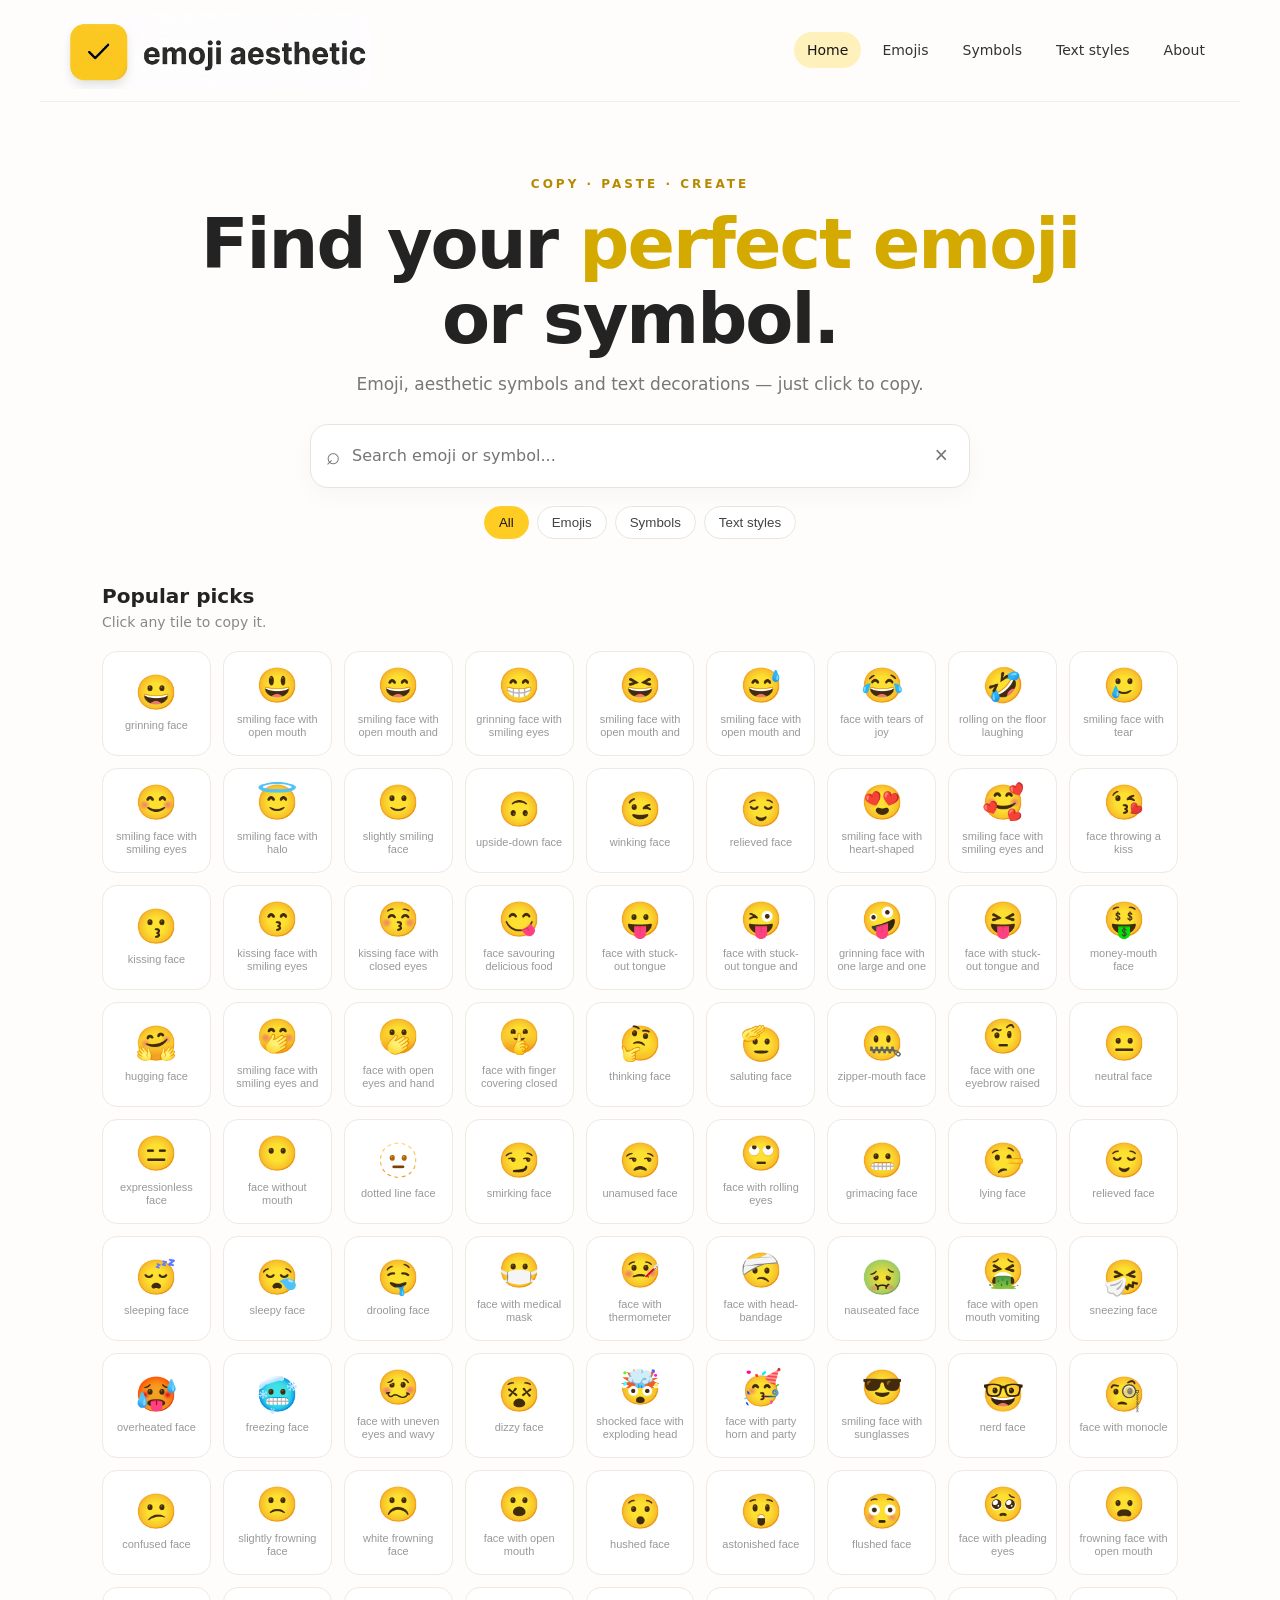
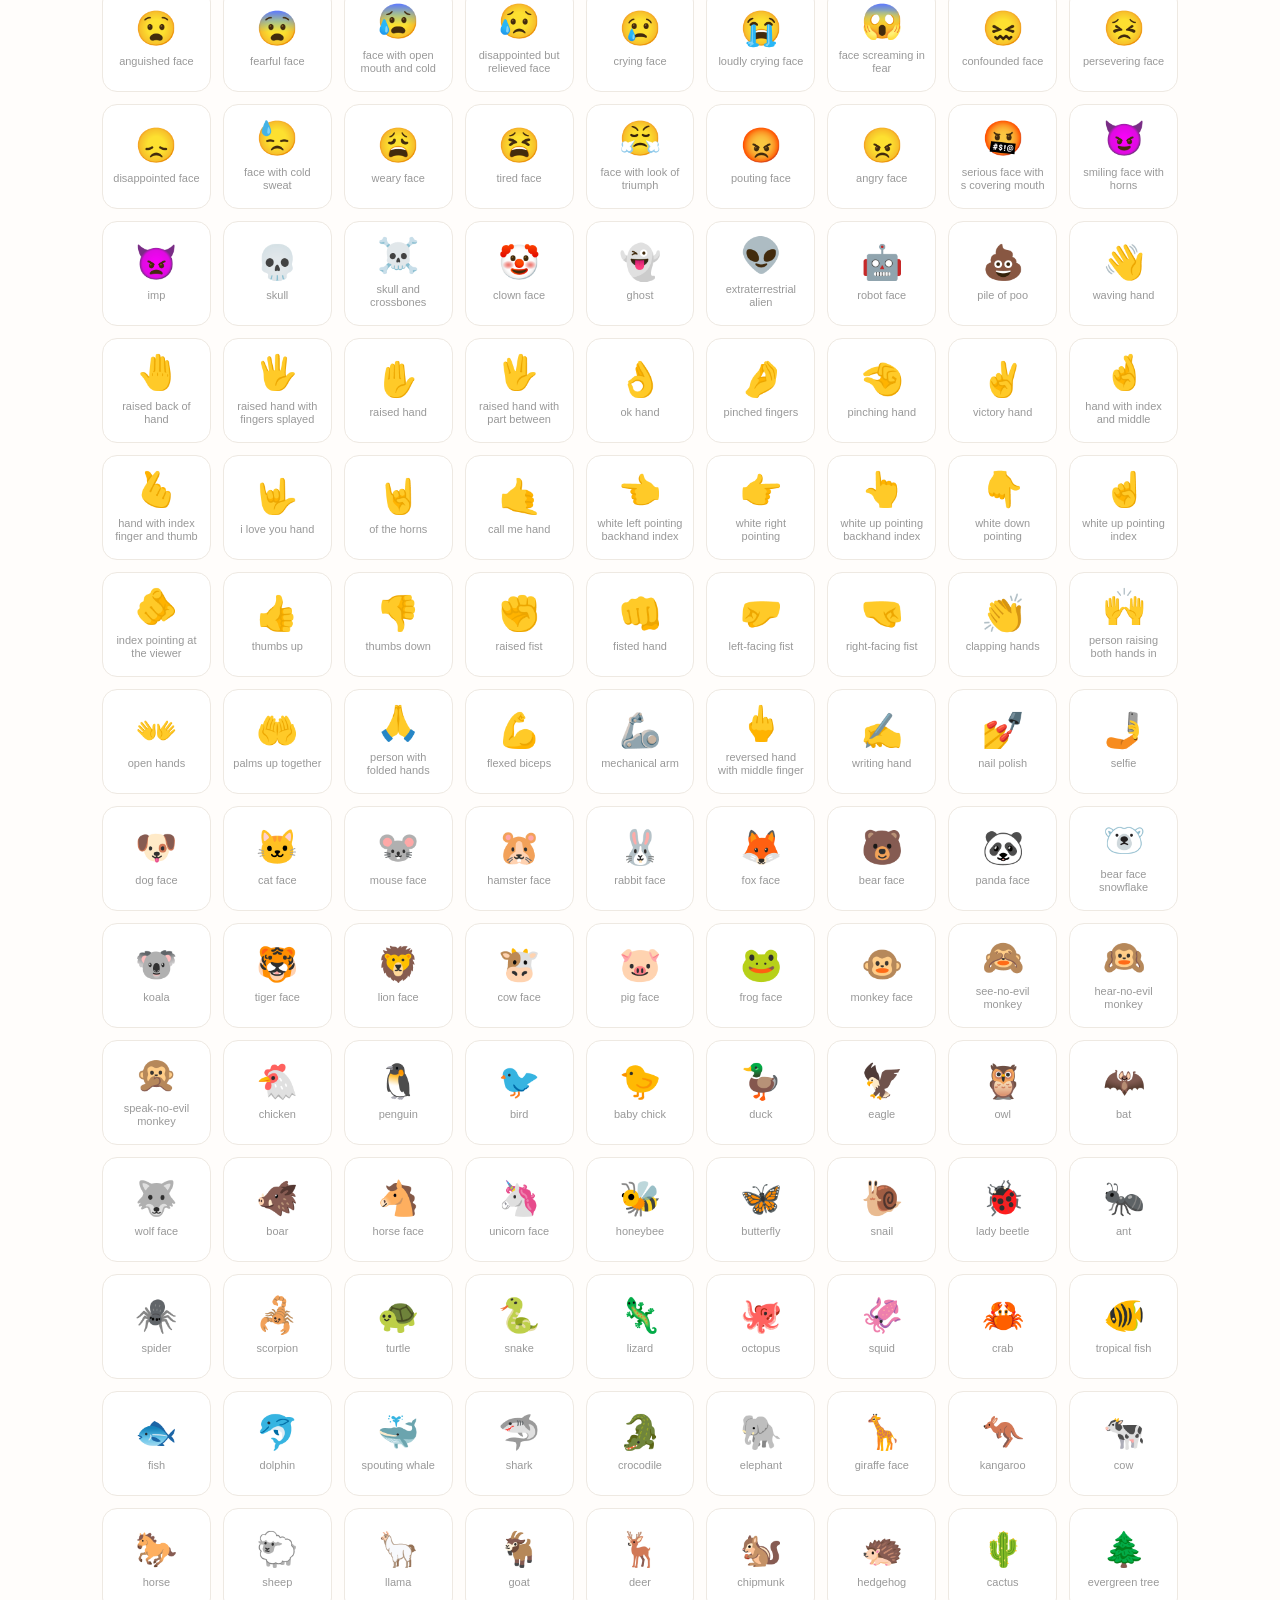
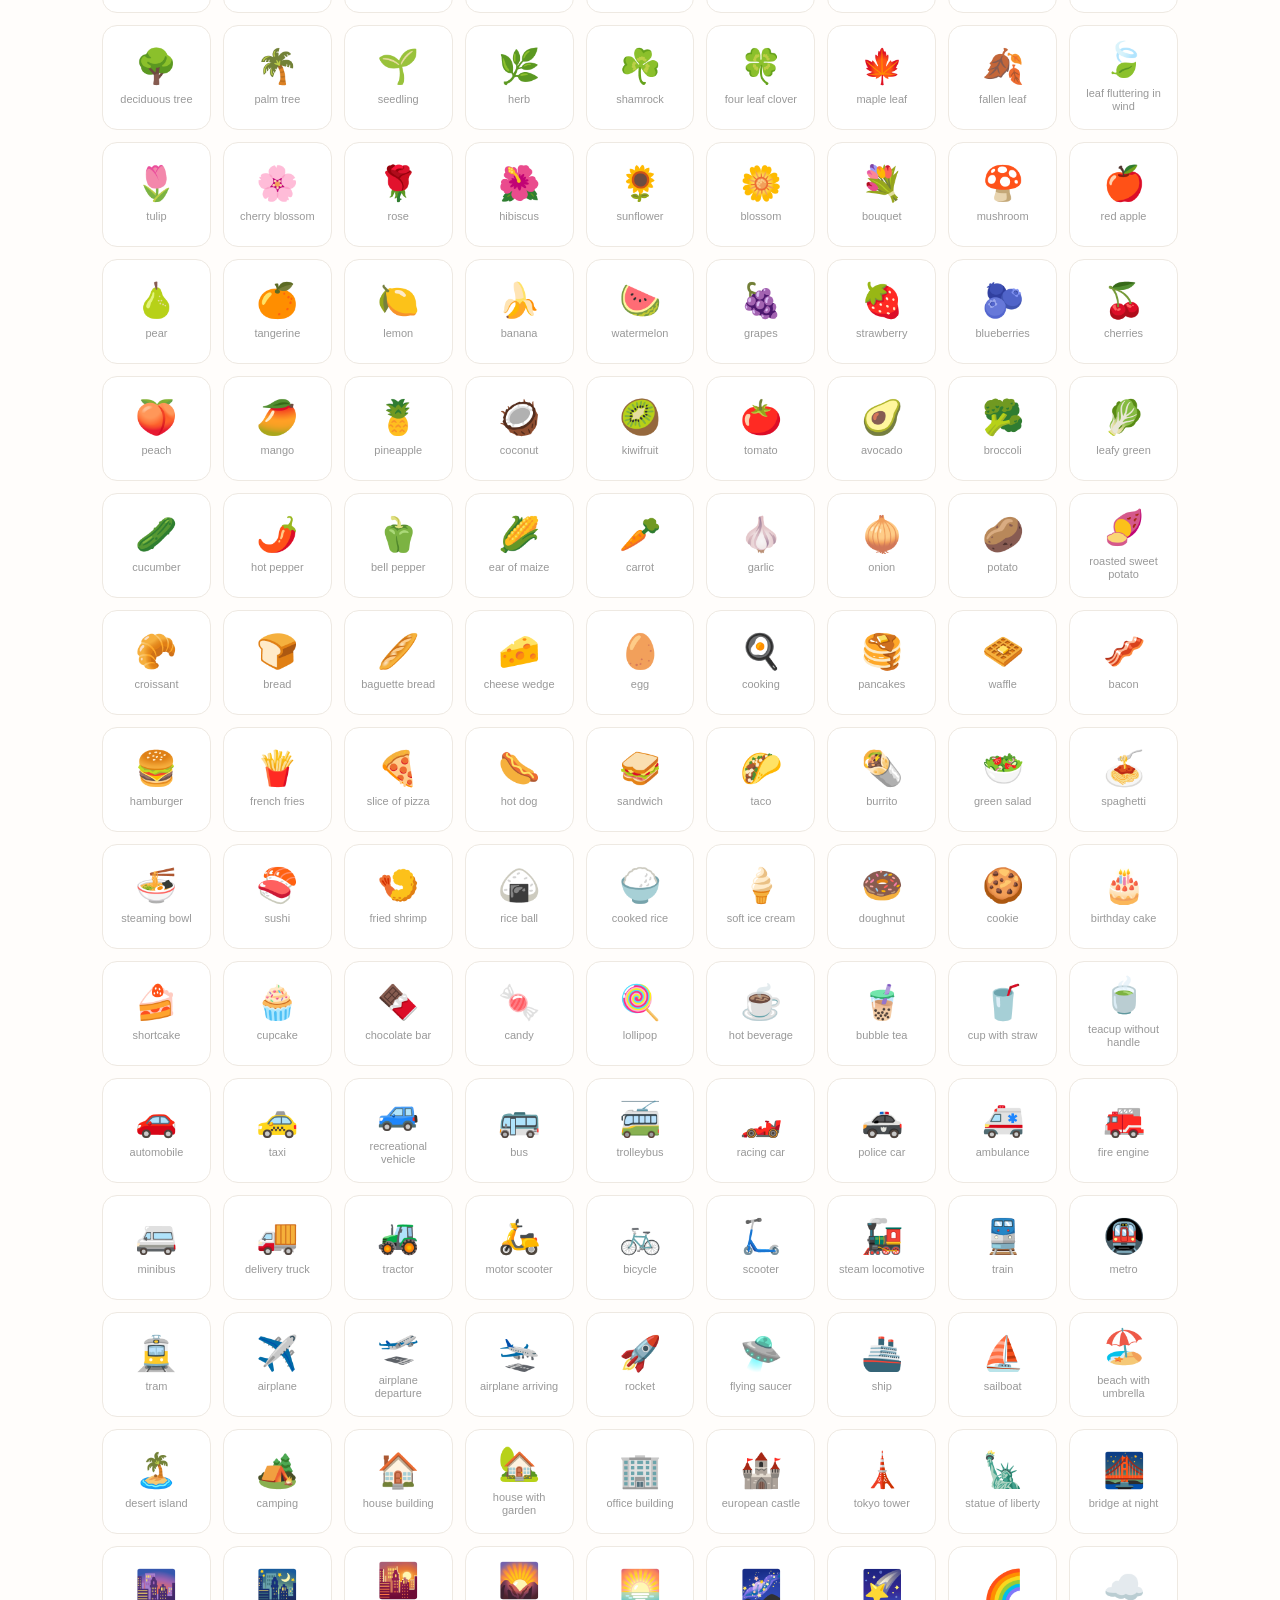
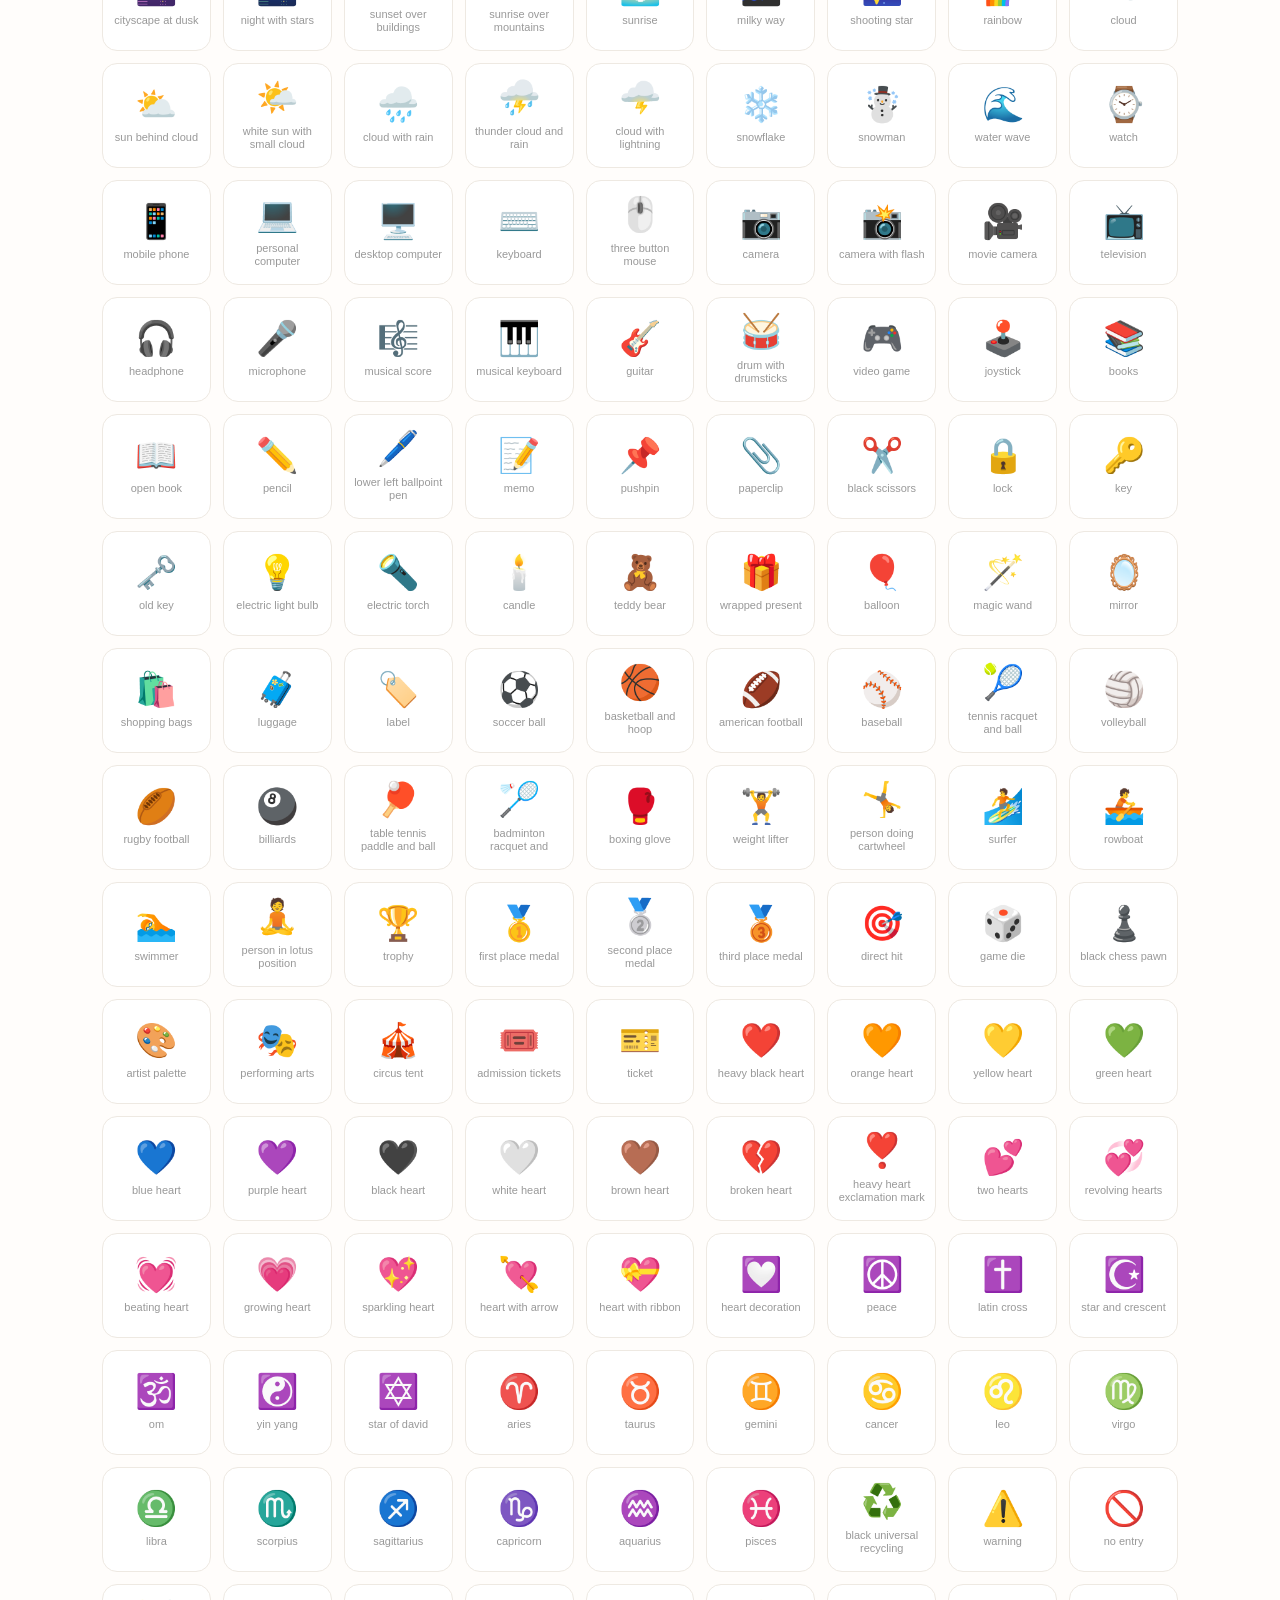
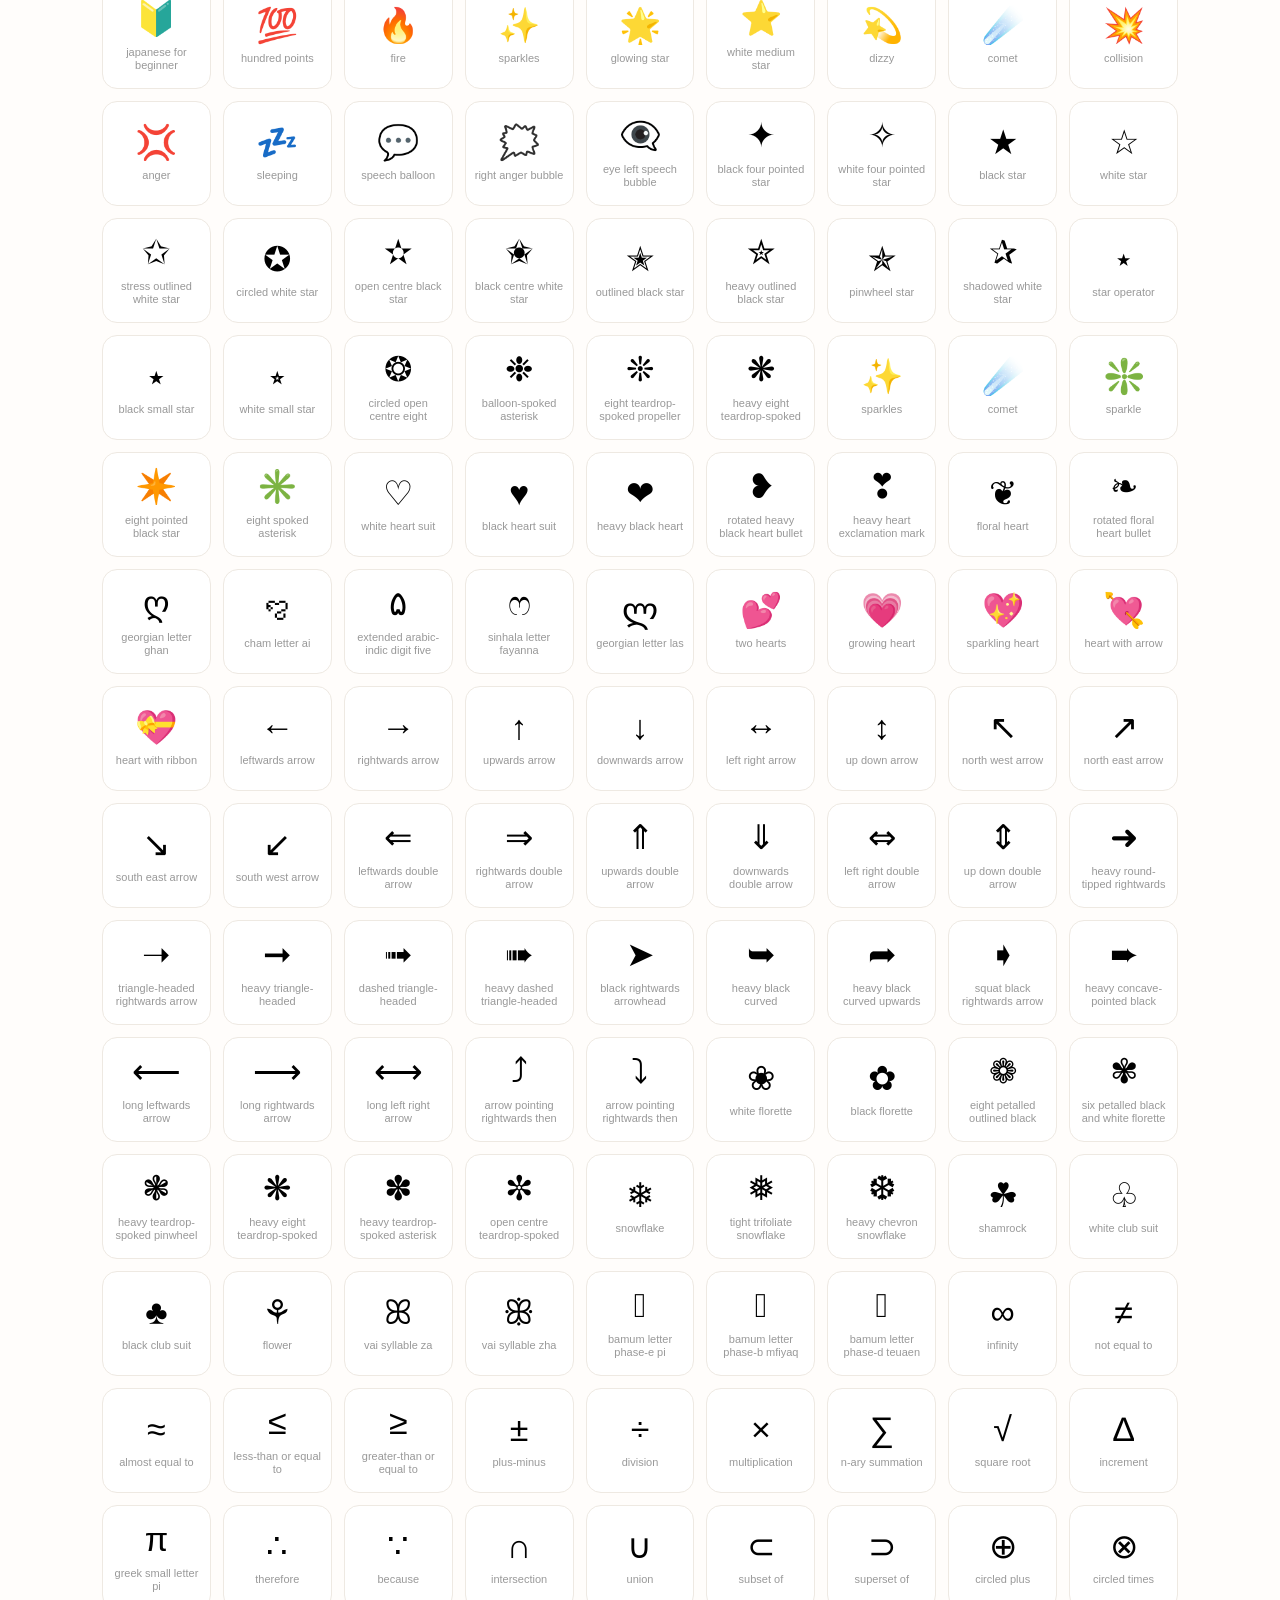
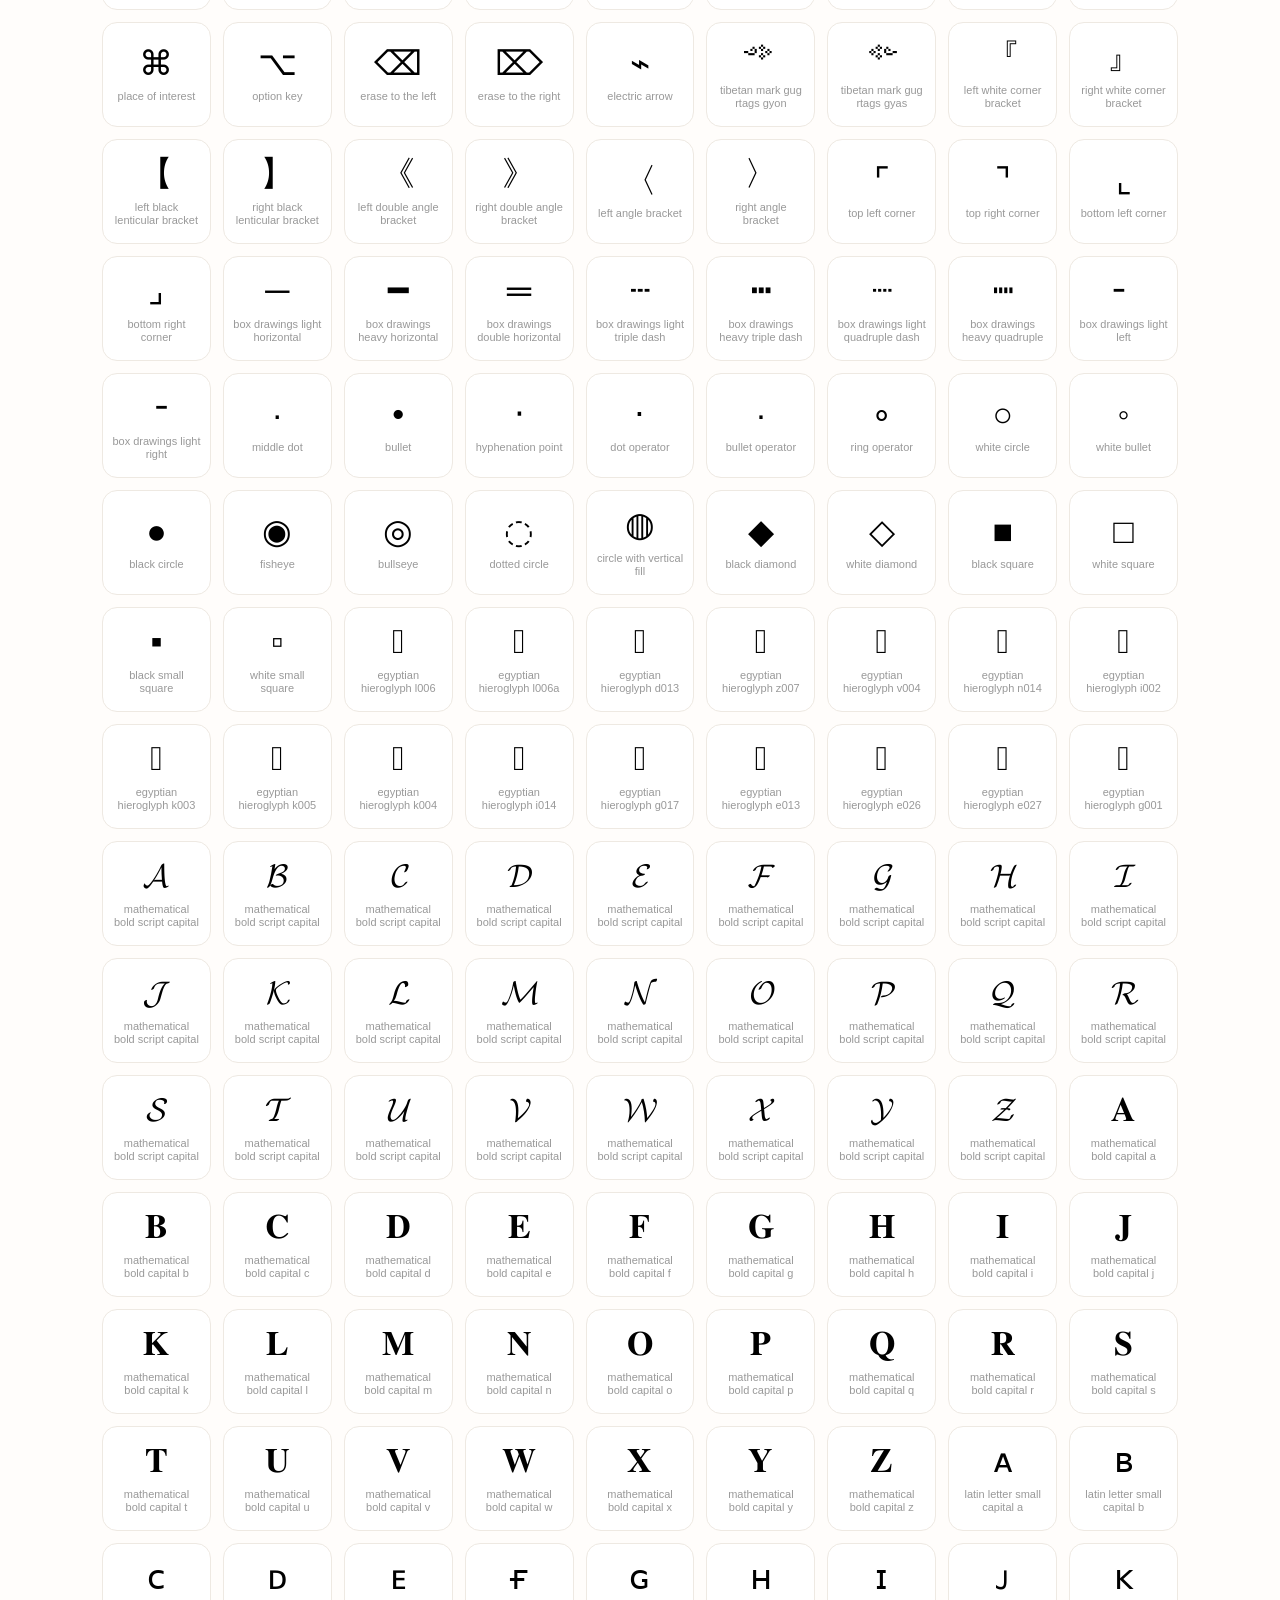
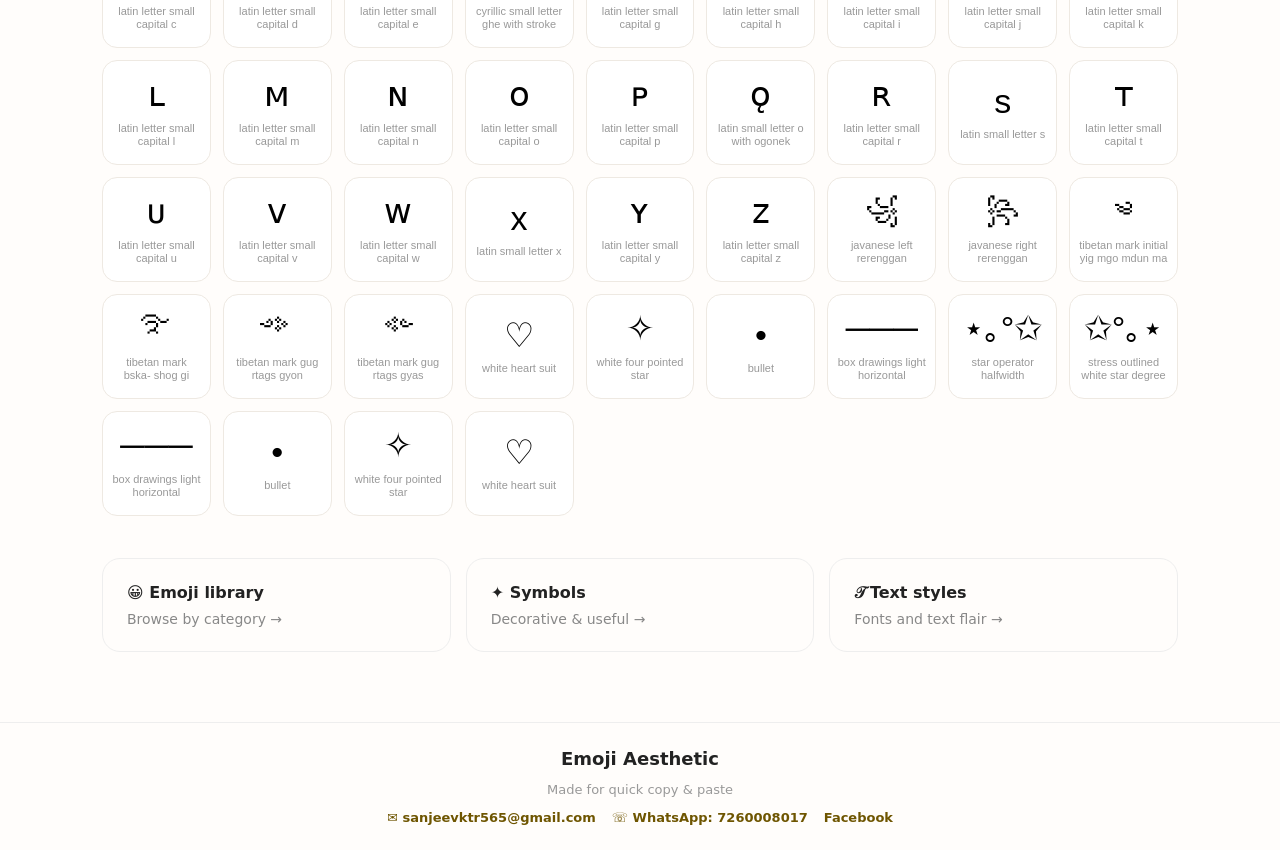
<file: index.html>
<!doctype html><html lang="en"><head><meta charset="utf-8"><meta name="viewport" content="width=device-width, initial-scale=1"><title>Emoji Aesthetic — Emoji & Symbols</title><link rel="stylesheet" href="style.css"></head><body><header><a class="brand" href="index.html"><img src="assets/logo.png" alt="Emoji Aesthetic"></a><button class="menu" aria-label="Toggle navigation">☰</button><nav><a class="active" href="index.html">Home</a><a href="emoji.html">Emojis</a><a href="symbols.html">Symbols</a><a href="text.html">Text styles</a><a href="about.html">About</a></nav></header><main><section class="hero"><p class="eyebrow">COPY · PASTE · CREATE</p><h1>Find your <span>perfect emoji</span><br>or symbol.</h1><p>Emoji, aesthetic symbols and text decorations — just click to copy.</p><div class="searchbar"><span>⌕</span><input id="search" placeholder="Search emoji or symbol..." autocomplete="off"><button id="clear">×</button></div><div class="chips"><button data-filter="all" class="selected">All</button><button data-filter="emoji">Emojis</button><button data-filter="symbol">Symbols</button><button data-filter="text">Text styles</button></div></section><section class="section"><div class="section-head"><div><h2 id="heading">Popular picks</h2><p id="subheading">Click any tile to copy it.</p></div><div id="copied" role="status"></div></div><div id="grid" class="grid"></div></section><section class="explore"><a href="emoji.html"><b>😀 Emoji library</b><span>Browse by category →</span></a><a href="symbols.html"><b>✦ Symbols</b><span>Decorative & useful →</span></a><a href="text.html"><b>𝒯 Text styles</b><span>Fonts and text flair →</span></a></section></main><footer><div class="footer-brand">Emoji Aesthetic</div><p>Made for quick copy & paste</p><div class="contact-links"><a href="mailto:sanjeevktr565@gmail.com">✉ sanjeevktr565@gmail.com</a><a href="https://wa.me/7260008017" target="_blank" rel="noopener">☏ WhatsApp: 7260008017</a><a href="https://www.facebook.com/share/19njzN3DKD" target="_blank" rel="noopener">Facebook</a></div></footer><script src="app.js"></script></body></html>
</file>
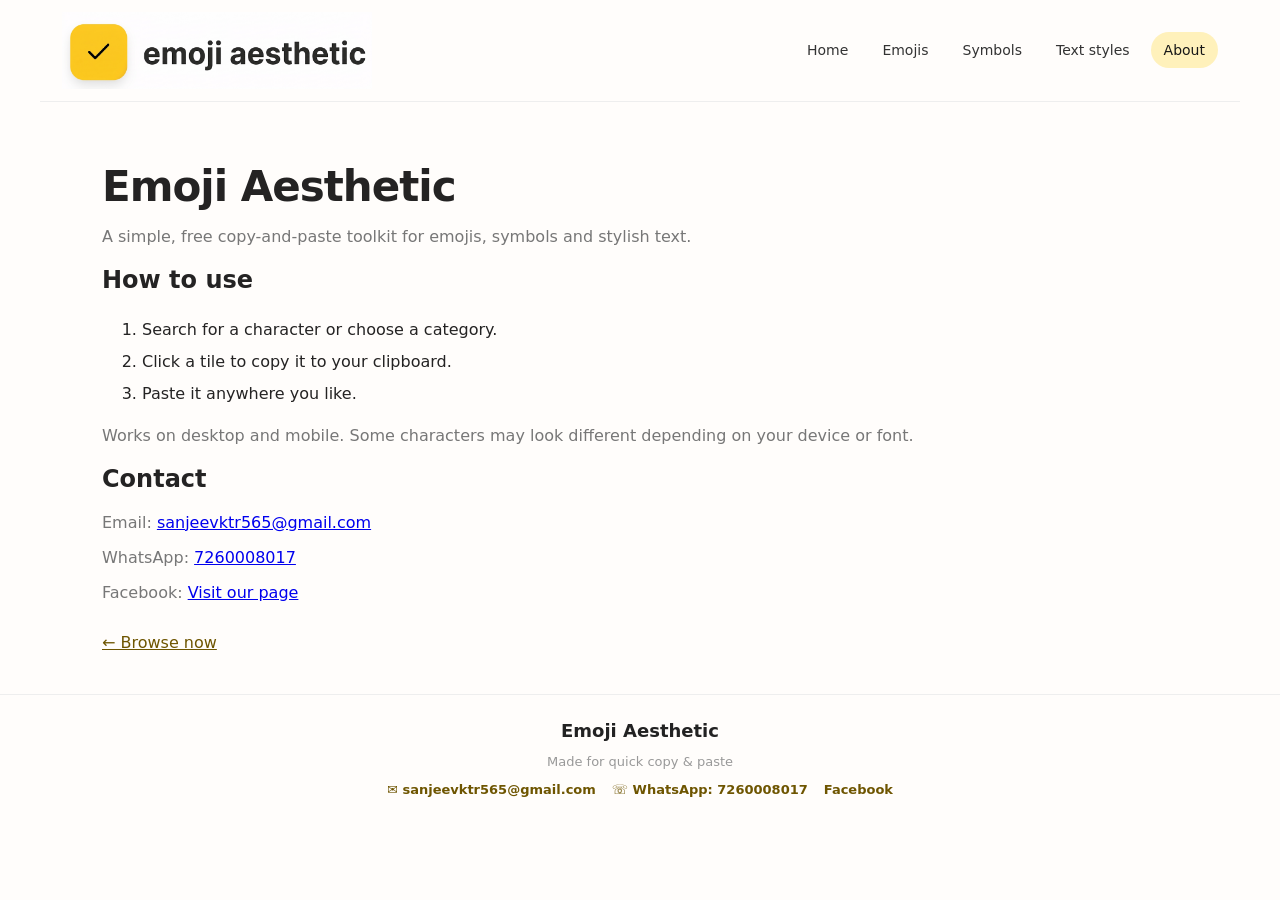
<file: about.html>
<!doctype html><html lang="en"><head><meta charset="utf-8"><meta name="viewport" content="width=device-width,initial-scale=1"><title>About — Emoji Aesthetic</title><link rel="stylesheet" href="style.css"></head><body><header><a class="brand" href="index.html"><img src="assets/logo.png" alt="Emoji Aesthetic"></a><button class="menu" aria-label="Toggle navigation">☰</button><nav><a href="index.html">Home</a><a href="emoji.html">Emojis</a><a href="symbols.html">Symbols</a><a href="text.html">Text styles</a><a class="active" href="about.html">About</a></nav></header><main class="library about"><h1>Emoji Aesthetic</h1><p>A simple, free copy-and-paste toolkit for emojis, symbols and stylish text.</p><h2>How to use</h2><ol><li>Search for a character or choose a category.</li><li>Click a tile to copy it to your clipboard.</li><li>Paste it anywhere you like.</li></ol><p>Works on desktop and mobile. Some characters may look different depending on your device or font.</p><h2>Contact</h2><p>Email: <a href="mailto:sanjeevktr565@gmail.com">sanjeevktr565@gmail.com</a></p><p>WhatsApp: <a href="https://wa.me/7260008017">7260008017</a></p><p>Facebook: <a href="https://www.facebook.com/share/19njzN3DKD" target="_blank" rel="noopener">Visit our page</a></p><a class="back" href="index.html">← Browse now</a></main><footer><div class="footer-brand">Emoji Aesthetic</div><p>Made for quick copy & paste</p><div class="contact-links"><a href="mailto:sanjeevktr565@gmail.com">✉ sanjeevktr565@gmail.com</a><a href="https://wa.me/7260008017" target="_blank" rel="noopener">☏ WhatsApp: 7260008017</a><a href="https://www.facebook.com/share/19njzN3DKD" target="_blank" rel="noopener">Facebook</a></div></footer></body></html>
</file>
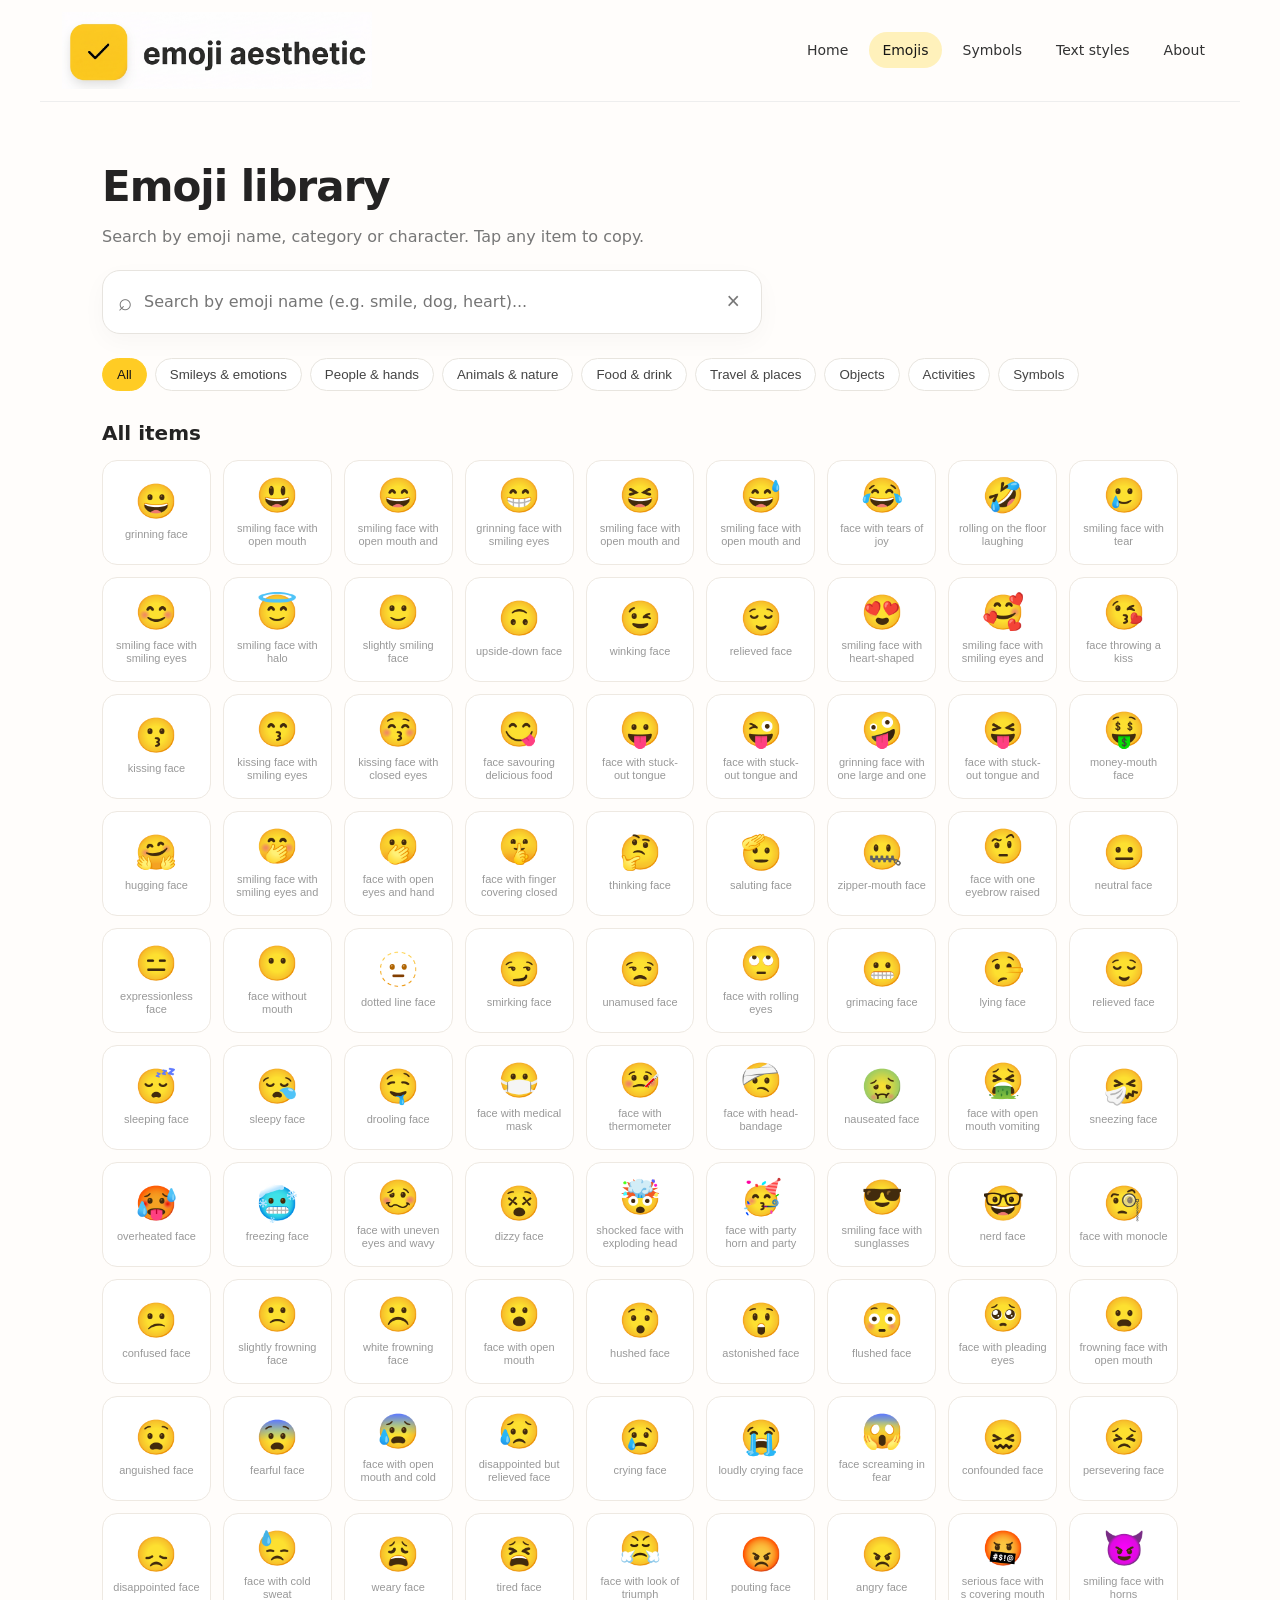
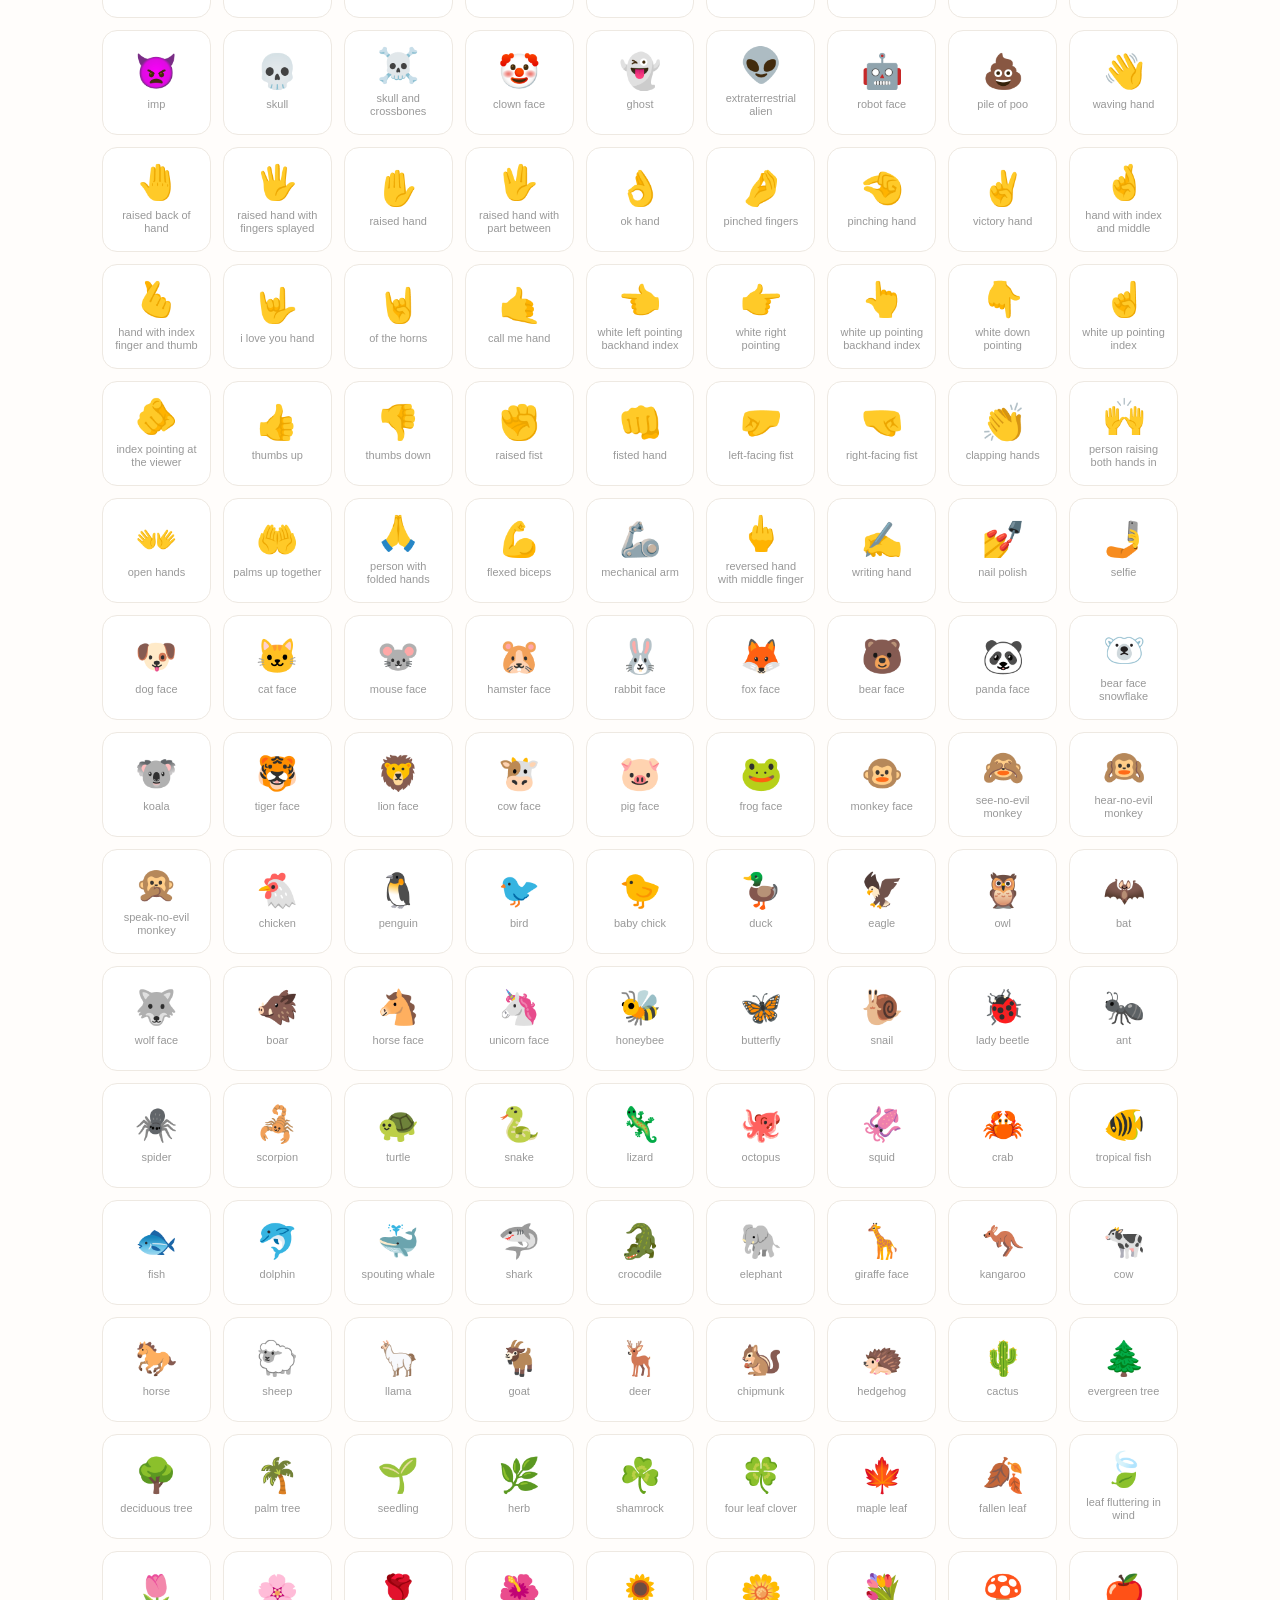
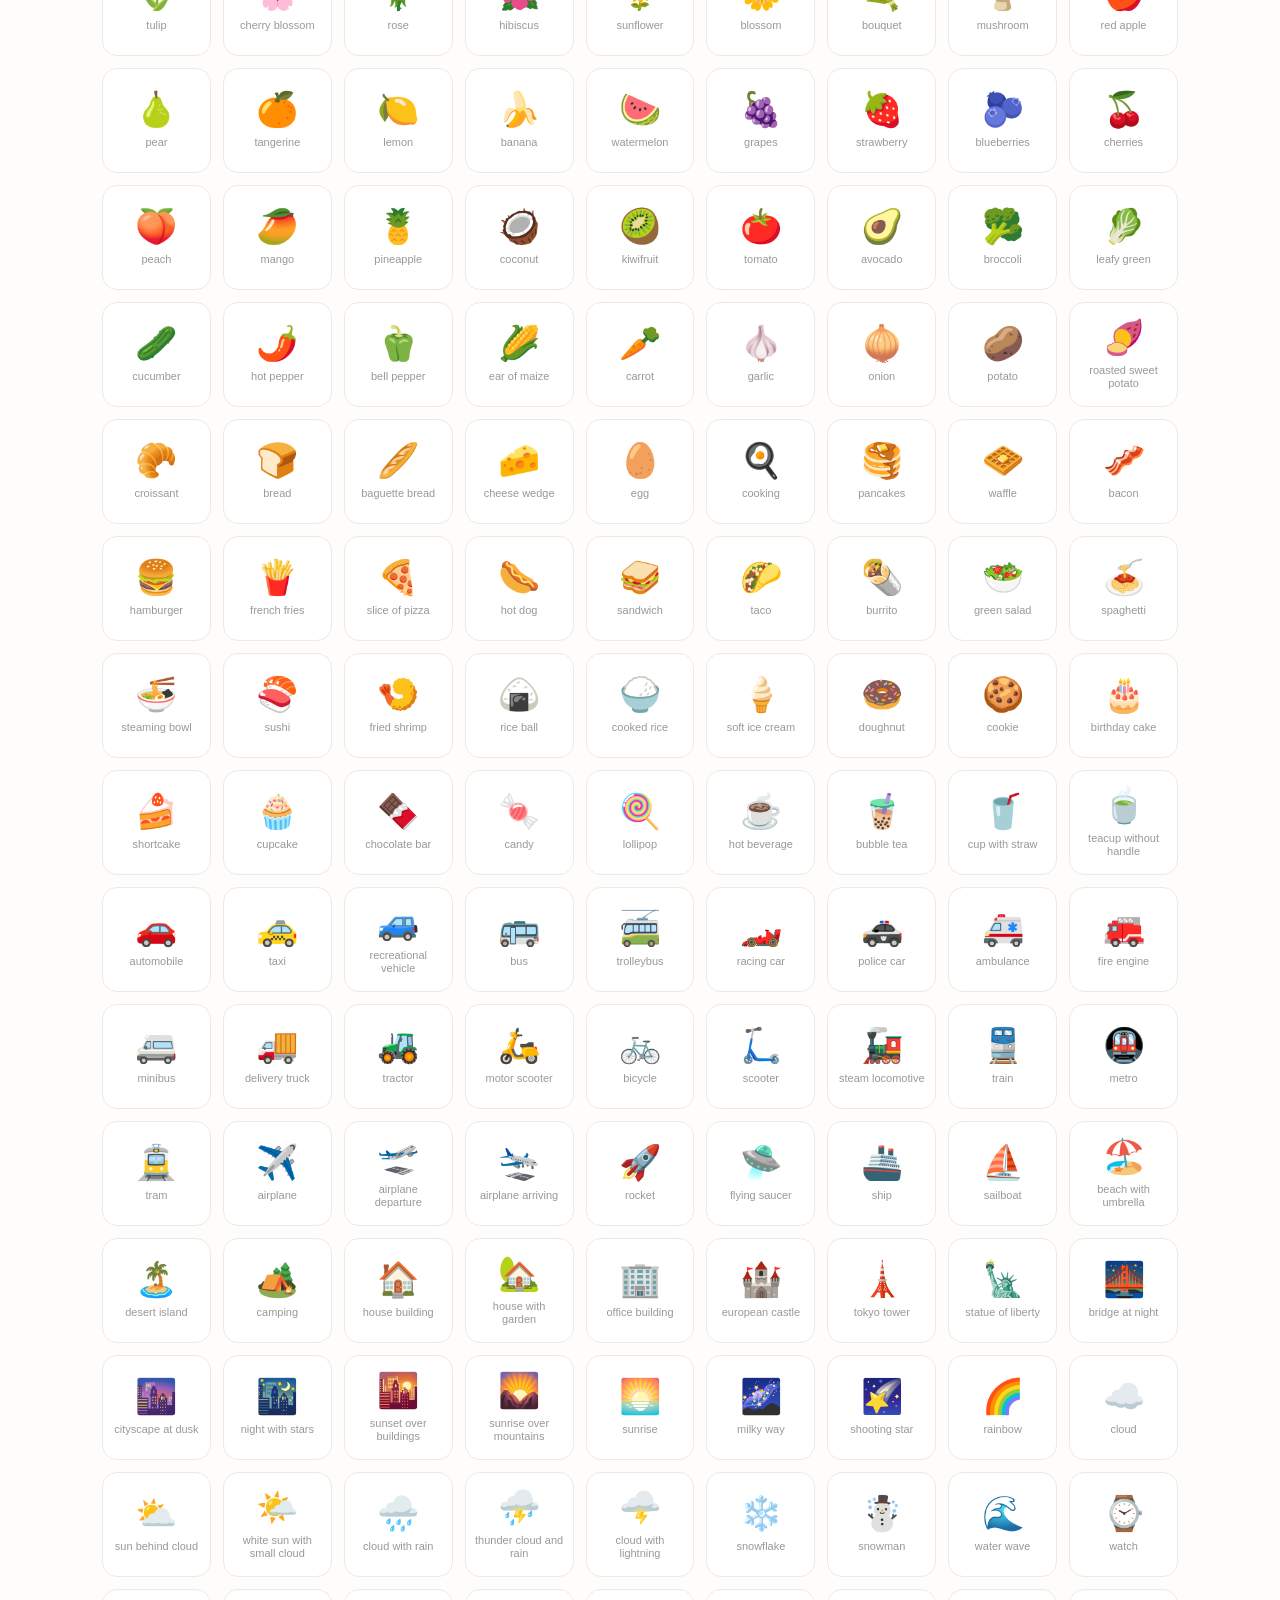
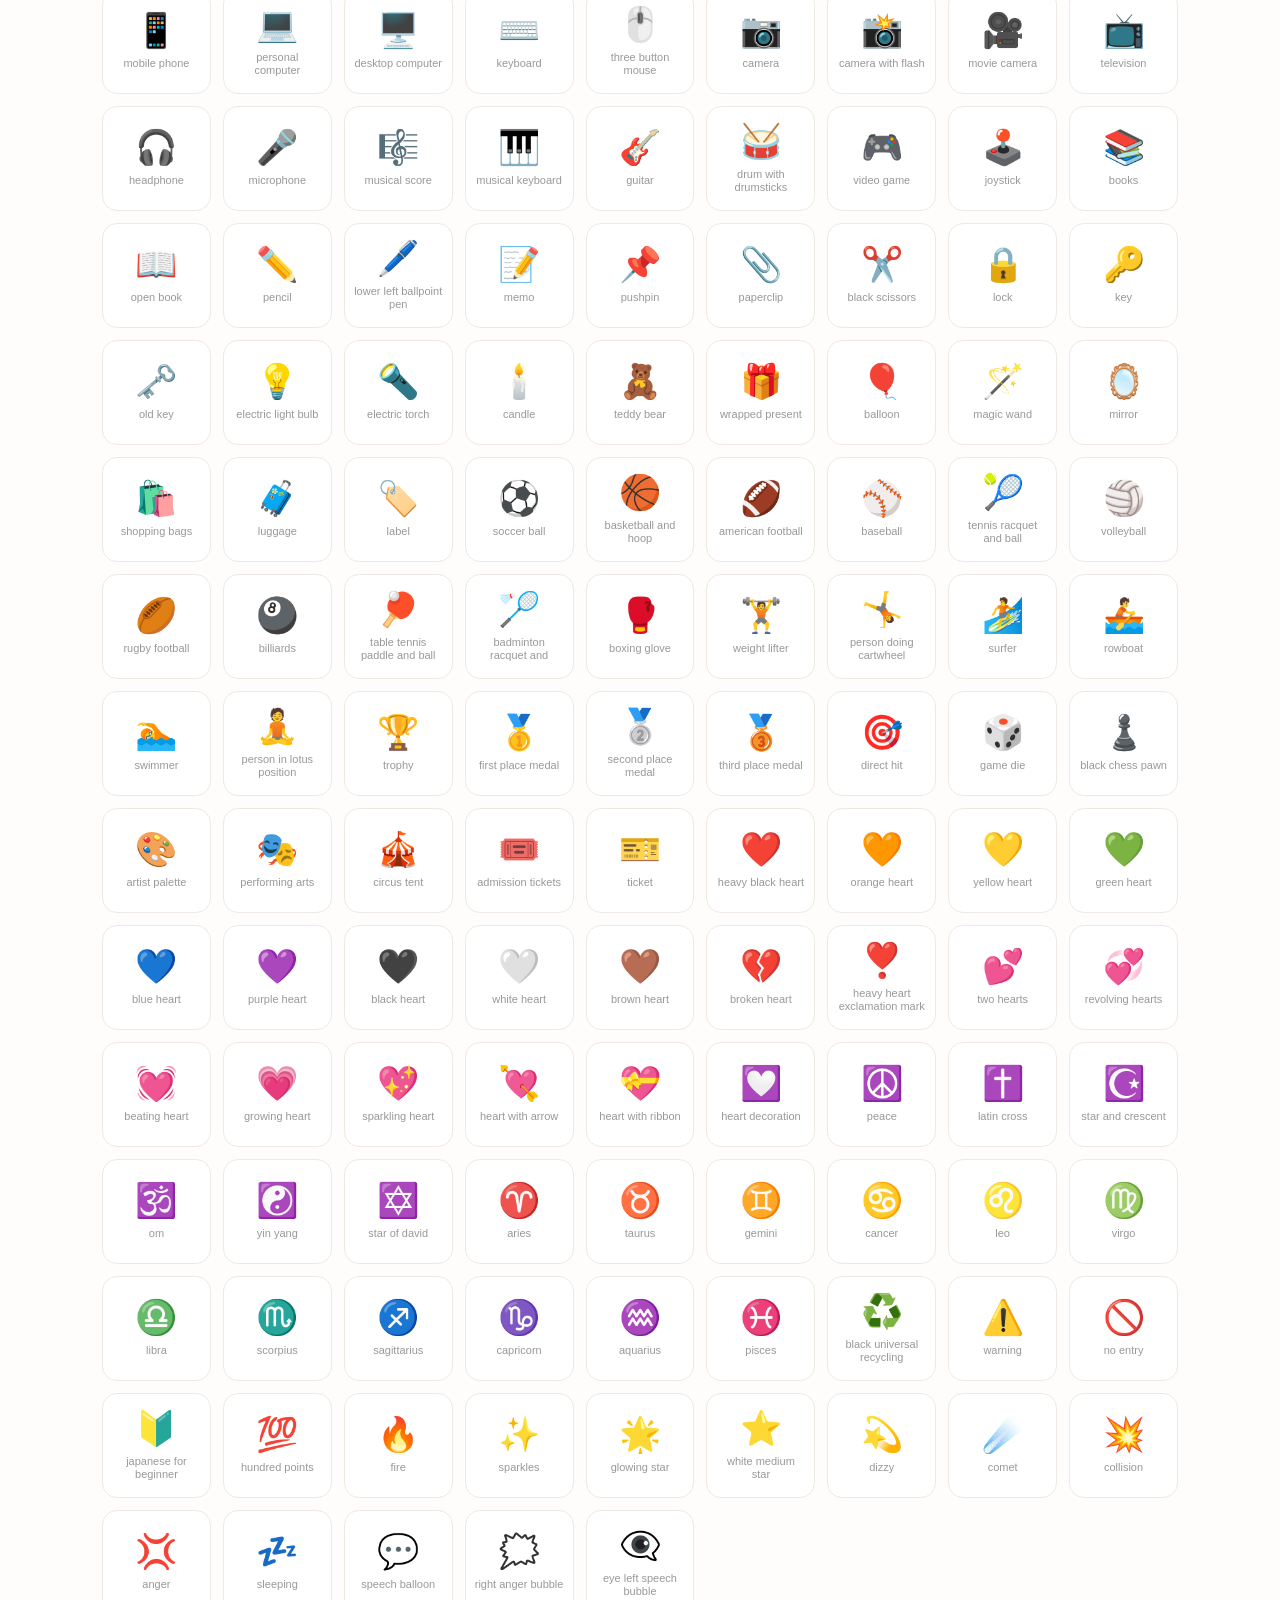
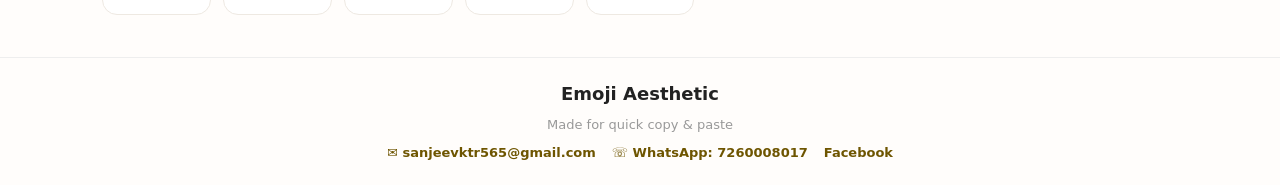
<file: emoji.html>
<!doctype html><html lang="en"><head><meta charset="utf-8"><meta name="viewport" content="width=device-width,initial-scale=1"><title>Emojis — Emoji Aesthetic</title><link rel="stylesheet" href="style.css"></head><body><header><a class="brand" href="index.html"><img src="assets/logo.png" alt="Emoji Aesthetic"></a><button class="menu" aria-label="Toggle navigation">☰</button><nav><a href="index.html">Home</a><a class="active" href="emoji.html">Emojis</a><a href="symbols.html">Symbols</a><a href="text.html">Text styles</a><a href="about.html">About</a></nav></header><main class="library"><h1>Emoji library</h1><p>Search by emoji name, category or character. Tap any item to copy.</p><div class="searchbar"><span>⌕</span><input id="search" placeholder="Search by emoji name (e.g. smile, dog, heart)..." autocomplete="off"><button id="clear">×</button></div><div id="categories" class="categorybar"></div><div class="section-head"><h2 id="heading">All emojis</h2><div id="copied" role="status"></div></div><div id="grid" class="grid"></div></main><footer><div class="footer-brand">Emoji Aesthetic</div><p>Made for quick copy & paste</p><div class="contact-links"><a href="mailto:sanjeevktr565@gmail.com">✉ sanjeevktr565@gmail.com</a><a href="https://wa.me/7260008017" target="_blank" rel="noopener">☏ WhatsApp: 7260008017</a><a href="https://www.facebook.com/share/19njzN3DKD" target="_blank" rel="noopener">Facebook</a></div></footer><script src="app.js"></script></body></html>
</file>
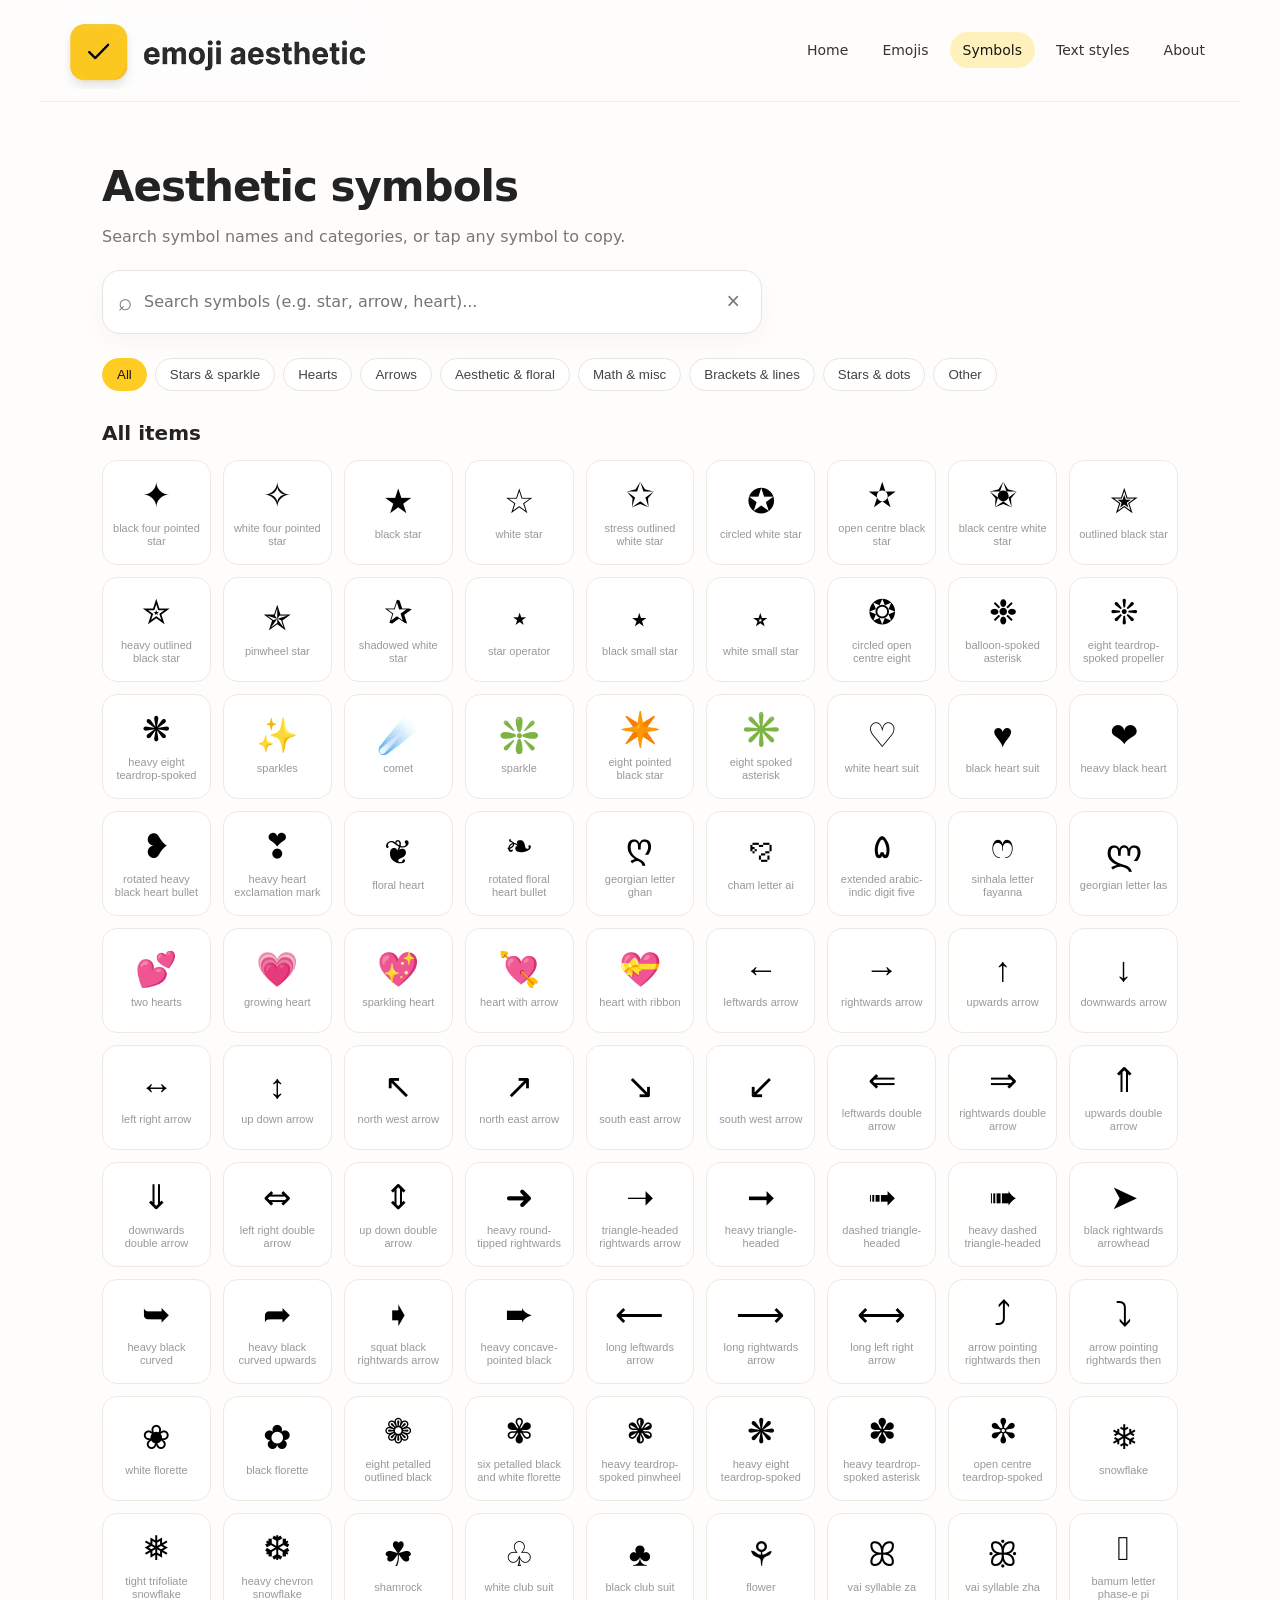
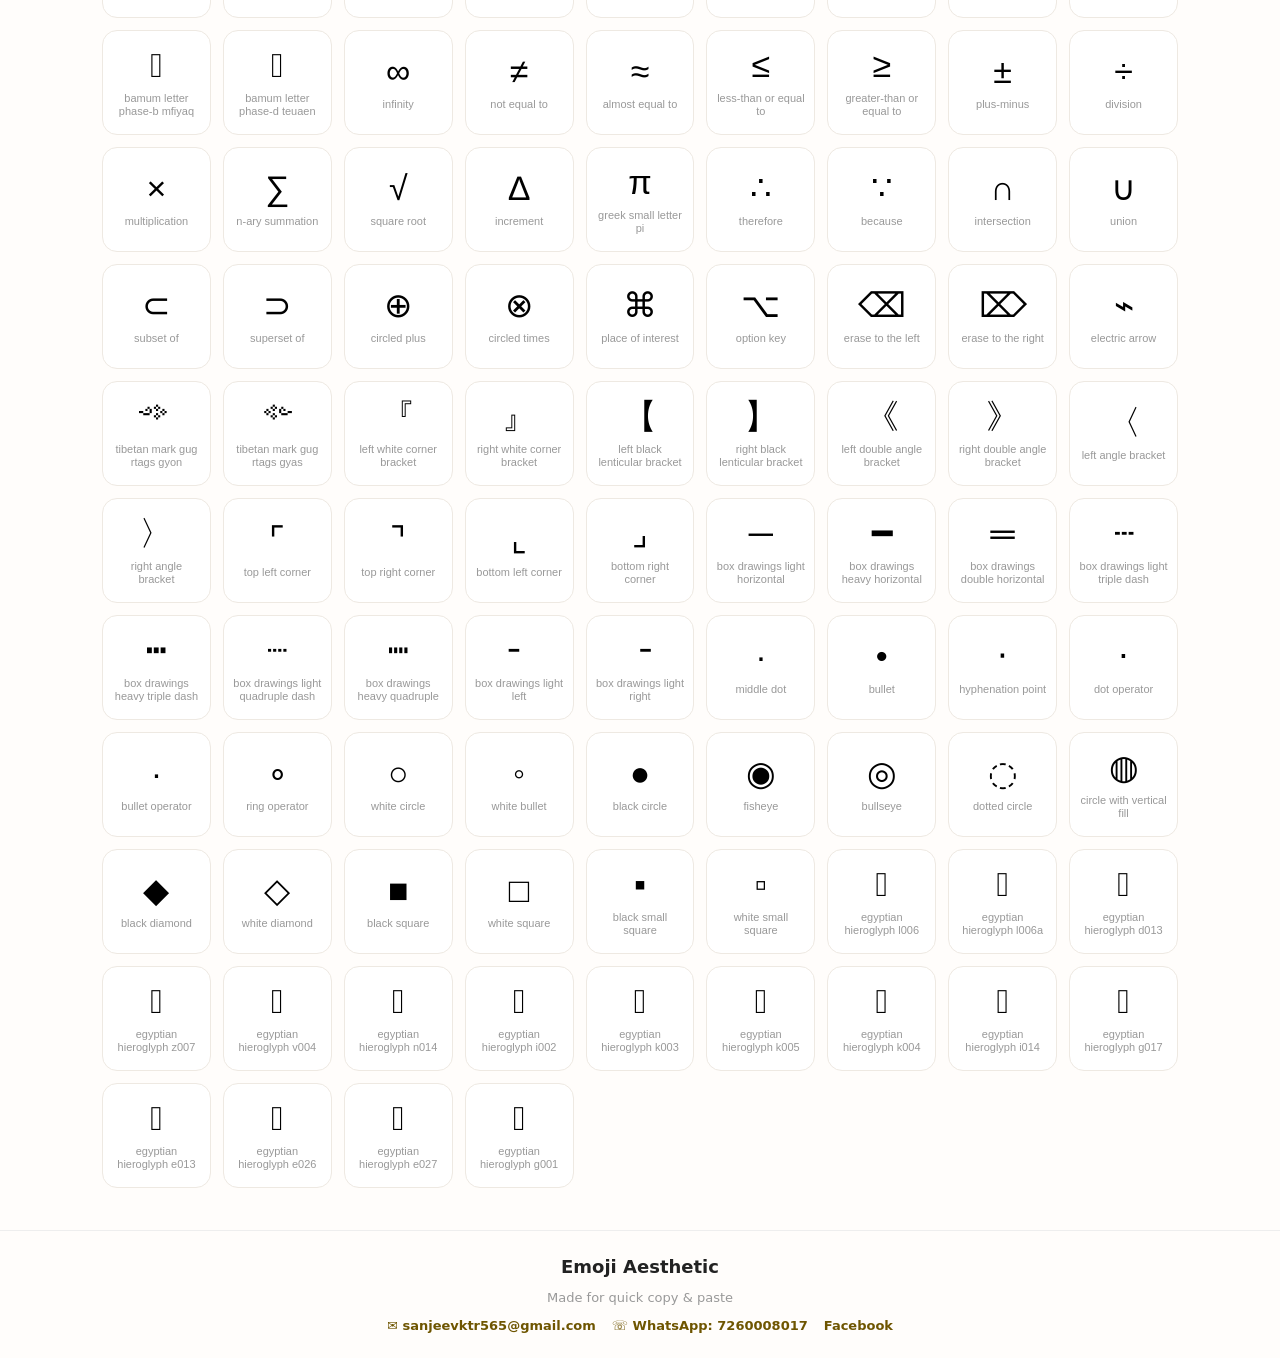
<file: symbols.html>
<!doctype html><html lang="en"><head><meta charset="utf-8"><meta name="viewport" content="width=device-width,initial-scale=1"><title>Symbols — Emoji Aesthetic</title><link rel="stylesheet" href="style.css"></head><body><header><a class="brand" href="index.html"><img src="assets/logo.png" alt="Emoji Aesthetic"></a><button class="menu" aria-label="Toggle navigation">☰</button><nav><a href="index.html">Home</a><a href="emoji.html">Emojis</a><a class="active" href="symbols.html">Symbols</a><a href="text.html">Text styles</a><a href="about.html">About</a></nav></header><main class="library"><h1>Aesthetic symbols</h1><p>Search symbol names and categories, or tap any symbol to copy.</p><div class="searchbar"><span>⌕</span><input id="search" placeholder="Search symbols (e.g. star, arrow, heart)..." autocomplete="off"><button id="clear">×</button></div><div id="categories" class="categorybar"></div><div class="section-head"><h2 id="heading">All symbols</h2><div id="copied" role="status"></div></div><div id="grid" class="grid"></div></main><footer><div class="footer-brand">Emoji Aesthetic</div><p>Made for quick copy & paste</p><div class="contact-links"><a href="mailto:sanjeevktr565@gmail.com">✉ sanjeevktr565@gmail.com</a><a href="https://wa.me/7260008017" target="_blank" rel="noopener">☏ WhatsApp: 7260008017</a><a href="https://www.facebook.com/share/19njzN3DKD" target="_blank" rel="noopener">Facebook</a></div></footer><script src="app.js"></script></body></html>
</file>
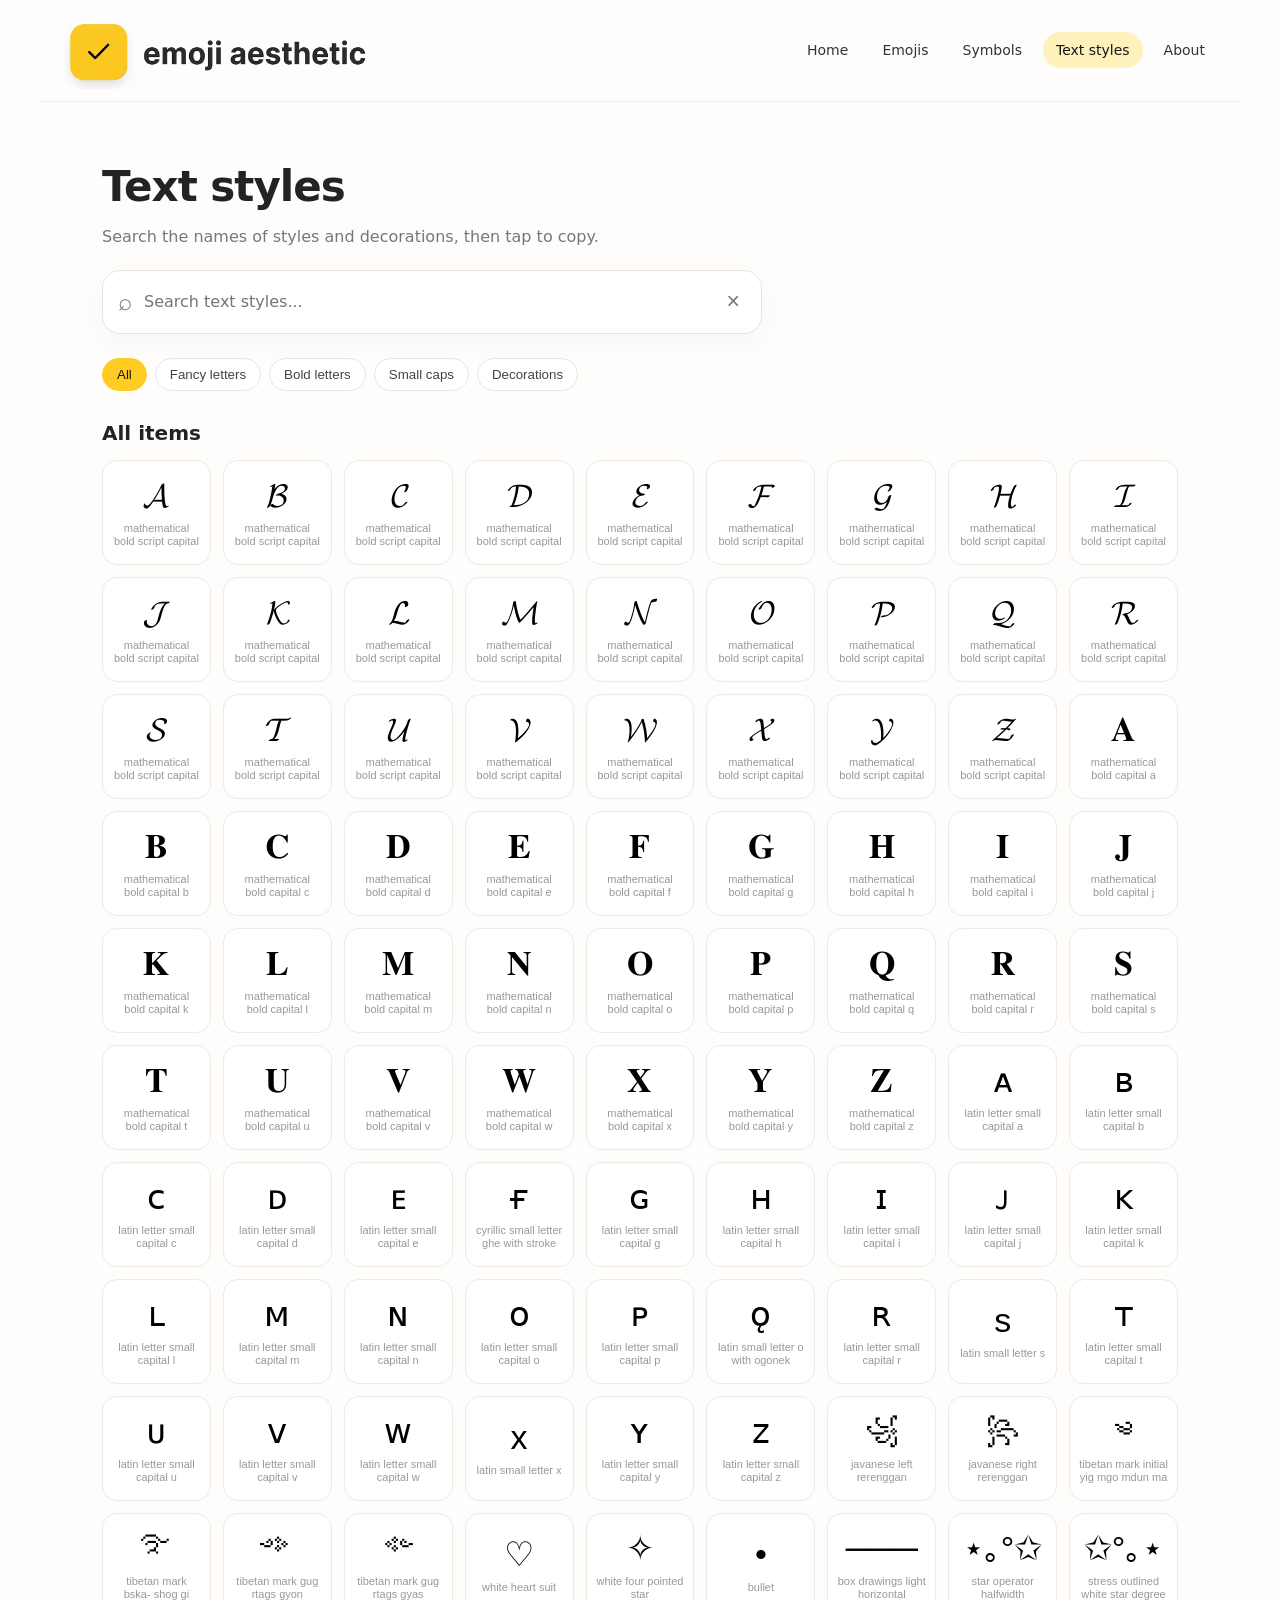
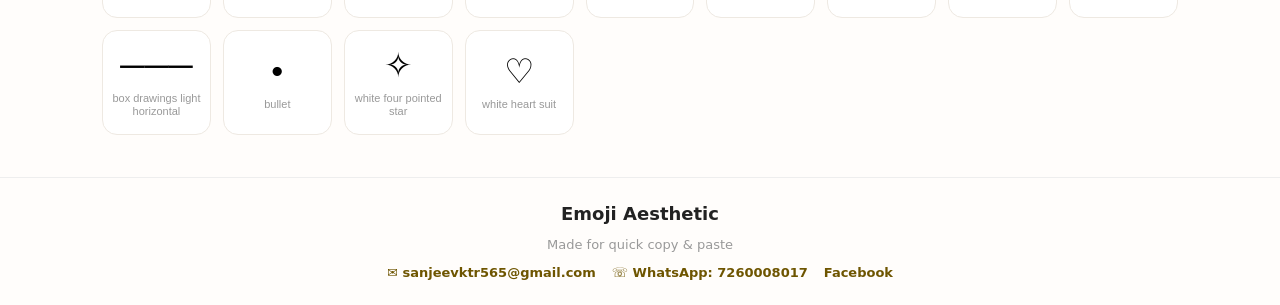
<file: text.html>
<!doctype html><html lang="en"><head><meta charset="utf-8"><meta name="viewport" content="width=device-width,initial-scale=1"><title>Text styles — Emoji Aesthetic</title><link rel="stylesheet" href="style.css"></head><body><header><a class="brand" href="index.html"><img src="assets/logo.png" alt="Emoji Aesthetic"></a><button class="menu" aria-label="Toggle navigation">☰</button><nav><a href="index.html">Home</a><a href="emoji.html">Emojis</a><a href="symbols.html">Symbols</a><a class="active" href="text.html">Text styles</a><a href="about.html">About</a></nav></header><main class="library"><h1>Text styles</h1><p>Search the names of styles and decorations, then tap to copy.</p><div class="searchbar"><span>⌕</span><input id="search" placeholder="Search text styles..." autocomplete="off"><button id="clear">×</button></div><div id="categories" class="categorybar"></div><div class="section-head"><h2 id="heading">Text styles</h2><div id="copied" role="status"></div></div><div id="grid" class="grid"></div></main><footer><div class="footer-brand">Emoji Aesthetic</div><p>Made for quick copy & paste</p><div class="contact-links"><a href="mailto:sanjeevktr565@gmail.com">✉ sanjeevktr565@gmail.com</a><a href="https://wa.me/7260008017" target="_blank" rel="noopener">☏ WhatsApp: 7260008017</a><a href="https://www.facebook.com/share/19njzN3DKD" target="_blank" rel="noopener">Facebook</a></div></footer><script src="app.js"></script></body></html>
</file>
<file: style.css>
*{box-sizing:border-box}body{margin:0;background:#fffdfb;color:#242323;font-family:Inter,system-ui,-apple-system,Segoe UI,Arial,sans-serif}header{max-width:1200px;margin:auto;padding:12px 22px;display:flex;align-items:center;justify-content:space-between;gap:20px;border-bottom:1px solid #eee}header .brand{display:block;width:310px;max-width:42vw}header img{width:100%;height:auto;display:block}nav{display:flex;gap:8px;align-items:center}nav a{padding:10px 13px;text-decoration:none;color:#333;border-radius:20px;font-size:14px}nav a:hover,nav a.active{background:#fff1bb;color:#171717}.menu{display:none;border:0;background:none;font-size:23px}.hero{max-width:1000px;margin:75px auto 45px;text-align:center;padding:0 20px}.eyebrow{font-size:12px;font-weight:700;letter-spacing:3px;color:#b58a00}.hero h1{font-size:clamp(38px,6vw,70px);line-height:1.07;margin:16px 0;font-weight:800;letter-spacing:-2px}.hero h1 span{color:#d4a900}.hero>p:not(.eyebrow){color:#777;font-size:17px}.searchbar{max-width:660px;margin:30px auto 18px;border:1px solid #e7e4df;background:#fff;border-radius:18px;display:flex;align-items:center;padding:10px 15px;box-shadow:0 8px 25px #00000008;gap:10px}.searchbar span{font-size:24px;color:#777}.searchbar input{border:0;outline:0;font:inherit;flex:1;min-width:0;font-size:16px}.searchbar button{border:0;background:none;font-size:23px;color:#777;cursor:pointer}.chips,.categorybar{display:flex;justify-content:center;gap:8px;flex-wrap:wrap;margin:16px 0}.chips button,.categorybar button{background:white;border:1px solid #e8e5df;padding:8px 14px;border-radius:20px;cursor:pointer;color:#444}.chips button.selected,.categorybar button.selected{background:#ffcc24;border-color:#ffcc24;color:#171717}.section,.library{max-width:1120px;margin:42px auto;padding:0 22px}.section-head{display:flex;justify-content:space-between;align-items:center;margin:24px 0 15px;gap:15px}.section-head h2{font-size:20px;margin:0}.section-head p{color:#888;font-size:14px;margin:6px 0}.section-head #copied{font-size:14px;color:#9b7600;font-weight:600}.grid{display:grid;grid-template-columns:repeat(auto-fill,minmax(105px,1fr));gap:12px}.tile{min-height:105px;border:1px solid #eee9e2;background:white;border-radius:15px;cursor:pointer;display:flex;align-items:center;justify-content:center;flex-direction:column;gap:8px;transition:.15s;overflow:hidden}.tile span{font-size:34px;line-height:1.1}.tile small{font-size:10px;color:#999;max-width:90%;overflow:hidden;text-overflow:ellipsis;white-space:nowrap}.tile:hover{border-color:#f4c623;background:#fff9e6;transform:translateY(-2px);box-shadow:0 7px 18px #0000000a}.explore{max-width:1120px;margin:30px auto 70px;padding:0 22px;display:grid;grid-template-columns:repeat(3,1fr);gap:15px}.explore a{border:1px solid #eee;border-radius:18px;padding:24px;color:#222;text-decoration:none;display:flex;flex-direction:column;gap:9px}.explore a:hover{background:#fff8df;border-color:#f0c525}.explore span{font-size:14px;color:#888}.library{margin-top:60px}.library h1{font-size:42px;letter-spacing:-1px;margin-bottom:8px}.library>p{color:#777}.library .searchbar{margin:24px 0}.library .categorybar{justify-content:flex-start}.library .section-head{margin-top:30px}.about ol{line-height:2}.back{display:inline-block;margin-top:15px;color:#6e5500}footer{border-top:1px solid #eee;padding:25px;text-align:center;color:#999;font-size:13px}footer a{color:#333;text-decoration:none;font-weight:600}.empty{padding:25px;color:#888}.tile:active{transform:scale(.97)}@media(max-width:720px){header{padding:10px 14px;flex-wrap:wrap}header .brand{width:240px}nav{display:none;width:100%;flex-wrap:wrap;justify-content:center}nav.open{display:flex}.menu{display:block}.hero{margin:45px auto 30px}.hero h1{letter-spacing:-1px}.section,.library{padding:0 14px}.grid{grid-template-columns:repeat(auto-fill,minmax(82px,1fr));gap:8px}.tile{min-height:88px;border-radius:12px}.tile span{font-size:30px}.explore{grid-template-columns:1fr;margin-bottom:45px}.library h1{font-size:35px}.categorybar{justify-content:flex-start}}

.footer-brand{font-weight:800;font-size:18px;color:#222}.contact-links{display:flex;justify-content:center;gap:16px;flex-wrap:wrap;margin-top:12px}.contact-links a{color:#6e5500;text-decoration:none}.contact-links a:hover{text-decoration:underline}

/* Responsive refinements: mobile-first touch targets and readable names */
.tile small{font-size:11px;white-space:normal;overflow-wrap:anywhere;text-align:center;line-height:1.2;max-width:96%;padding:0 3px;max-height:2.4em}
.tile{padding:9px 4px;min-width:0}
.searchbar input{width:100%;min-height:42px}
button,a{-webkit-tap-highlight-color:transparent}
@media(max-width:600px){header{gap:10px}header .brand{width:min(220px,68vw);max-width:68vw}.menu{padding:8px 10px;border-radius:10px;background:#fff5d3}nav.open{gap:4px}nav a{padding:10px 11px;font-size:14px}.hero{padding:0 14px;margin:32px auto 24px}.hero h1{font-size:clamp(34px,9vw,48px);line-height:1.12}.hero>p:not(.eyebrow){font-size:15px;line-height:1.5}.searchbar{margin:22px auto 15px;padding:7px 11px;border-radius:14px}.chips button,.categorybar button{padding:9px 12px;font-size:13px}.section,.library{padding:0 12px;margin:28px auto}.section-head{align-items:flex-start;flex-wrap:wrap}.grid{grid-template-columns:repeat(4,minmax(0,1fr));gap:7px}.tile{min-height:82px;border-radius:12px;gap:6px}.tile span{font-size:28px}.tile small{font-size:10px}.explore{padding:0 12px;grid-template-columns:1fr;margin:24px auto 40px}.library h1{font-size:clamp(30px,8vw,38px)}.library .categorybar{gap:6px}footer{padding:22px 12px}.contact-links{gap:12px;flex-direction:column;align-items:center}}
@media(max-width:360px){.grid{grid-template-columns:repeat(3,minmax(0,1fr))}.tile{min-height:85px}.tile span{font-size:30px}}
@media(min-width:601px) and (max-width:900px){.grid{grid-template-columns:repeat(6,minmax(0,1fr))}.explore{grid-template-columns:repeat(2,1fr)}header .brand{width:250px}}

/* ===== Mobile responsive layout fixes ===== */
html{width:100%;max-width:100%;overflow-x:hidden;-webkit-text-size-adjust:100%}
body{width:100%;min-width:0;overflow-x:hidden}
img,svg,video,canvas{max-width:100%}
header,main,section,.section,.library,.explore,.grid{min-width:0}
header{width:100%}header .brand{min-width:0}nav a{white-space:nowrap}
.tile{min-width:0;overflow-wrap:anywhere}.searchbar{width:100%;min-width:0}.searchbar input{min-width:0}
.section-head>*{min-width:0}
@media(max-width:720px){
 header{display:flex;flex-wrap:nowrap;justify-content:space-between;align-items:center}
 header .brand{width:min(220px,calc(100vw - 86px));max-width:calc(100vw - 86px)}
 .menu{display:inline-flex;align-items:center;justify-content:center;flex:0 0 44px;width:44px;height:44px;font-size:24px;cursor:pointer}
 header nav{display:none;position:absolute;z-index:20;top:66px;left:12px;right:12px;width:auto;padding:10px;background:#fff;border:1px solid #eee5d5;border-radius:14px;box-shadow:0 12px 30px #00000018;flex-direction:column;align-items:stretch;gap:4px}
 header nav.open{display:flex}header nav a{display:block;width:100%;padding:12px 14px;border-radius:9px;font-size:15px}
 .hero{width:100%;max-width:100%}.hero h1{overflow-wrap:anywhere}
 .hero>p:not(.eyebrow){max-width:560px;margin-left:auto;margin-right:auto}
 .section-head{width:100%}.section-head #copied{overflow-wrap:anywhere}
 .grid{grid-template-columns:repeat(4,minmax(0,1fr))}.tile{width:100%}
 .library{width:100%}.library h1{line-height:1.12;overflow-wrap:anywhere}
 .library .searchbar,.library .categorybar{max-width:100%;width:100%}
 .explore a{min-width:0}footer{overflow-wrap:anywhere}
}
@media(max-width:420px){
 header{padding:9px 12px}header nav{top:62px}
 .hero{margin-top:28px;padding-left:12px;padding-right:12px}
 .hero h1{font-size:clamp(31px,9vw,40px);letter-spacing:-.8px}
 .eyebrow{font-size:10px;letter-spacing:2px}
 .searchbar{gap:7px;padding:6px 9px}.searchbar span{font-size:21px}.searchbar input{font-size:14px}
 .chips{gap:6px}.chips button,.categorybar button{padding:8px 10px;font-size:12px}
 .grid{grid-template-columns:repeat(3,minmax(0,1fr));gap:7px}
 .tile{min-height:82px;padding:8px 3px}.tile span{font-size:29px}.tile small{font-size:9px}
 .section-head h2{font-size:18px}.section-head p{font-size:12px}
 .library h1{font-size:clamp(28px,8vw,34px)}
}
@media(max-width:340px){.grid{grid-template-columns:repeat(2,minmax(0,1fr))}.hero h1{font-size:30px}}
</file>
